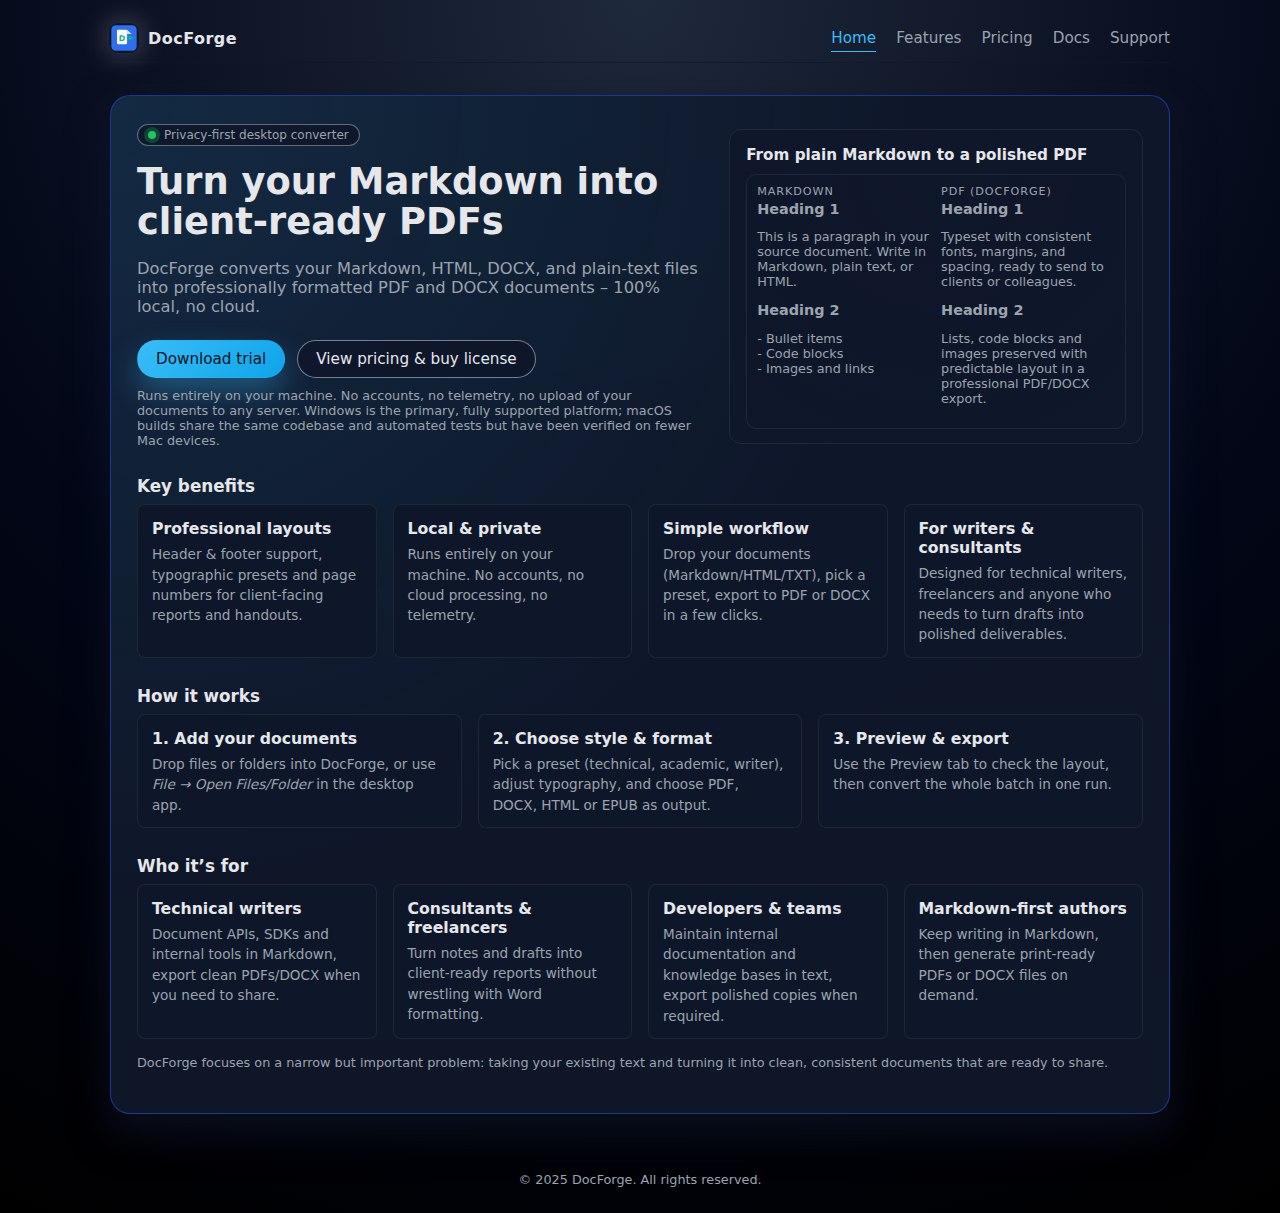
<file: index.html>
<!DOCTYPE html>
<html lang="en">
  <head>
    <meta charset="utf-8" />
    <meta name="viewport" content="width=device-width, initial-scale=1" />
    <title>DocForge – Privacy‑First Document Converter</title>
    <meta
      name="description"
      content="DocForge converts Markdown, HTML, DOCX, and text files into polished PDF and DOCX documents – locally, without cloud processing."
    />
    <link rel="stylesheet" href="styles.css" />
    <link rel="icon" type="image/svg+xml" href="docforge-icon.svg" />
  </head>
  <body>
    <div class="site-shell">
      <header>
        <div class="brand">
          <img src="docforge-icon.svg" class="brand-logo" alt="DocForge logo" />
          <div class="brand-title">DocForge</div>
        </div>
        <nav>
          <a href="index.html" class="active">Home</a>
          <a href="features.html">Features</a>
          <a href="pricing.html">Pricing</a>
          <a href="docs.html">Docs</a>
          <a href="support.html">Support</a>
        </nav>
      </header>

      <main class="main-card">
        <div class="hero-grid">
          <div>
            <div class="badge">
              <span class="badge-dot"></span>
              <span>Privacy‑first desktop converter</span>
            </div>
            <h1 class="hero-title">Turn your Markdown into client‑ready PDFs</h1>
            <p class="hero-subtitle">
              DocForge converts your Markdown, HTML, DOCX, and plain-text files
              into professionally formatted PDF and DOCX documents – 100%
              local, no cloud.
            </p>

            <div class="hero-actions">
              <a class="btn-primary" href="https://github.com/juniusgrass/docforge-website/releases/latest">Download trial</a>
              <a class="btn-secondary" href="pricing.html">View pricing &amp; buy license</a>
            </div>
            <div class="hero-meta">
              Runs entirely on your machine. No accounts, no telemetry, no
              upload of your documents to any server. Windows is the primary,
              fully supported platform; macOS builds share the same codebase
              and automated tests but have been verified on fewer Mac
              devices.
            </div>
          </div>

          <aside class="hero-aside">
            <div class="hero-aside-title">From plain Markdown to a polished PDF</div>
            <div class="comparison">
              <div class="comp-column">
                <div class="comp-label">Markdown</div>
                <h4>Heading 1</h4>
                <p>
                  This is a paragraph in your source document. Write in
                  Markdown, plain text, or HTML.
                </p>
                <h4>Heading 2</h4>
                <p>
                  - Bullet items<br />
                  - Code blocks<br />
                  - Images and links
                </p>
              </div>
              <div class="comp-column">
                <div class="comp-label">PDF (DocForge)</div>
                <h4>Heading 1</h4>
                <p>
                  Typeset with consistent fonts, margins, and spacing, ready to
                  send to clients or colleagues.
                </p>
                <h4>Heading 2</h4>
                <p>
                  Lists, code blocks and images preserved with predictable
                  layout in a professional PDF/DOCX export.
                </p>
              </div>
            </div>
          </aside>
        </div>

        <section>
          <h2 class="section-title">Key benefits</h2>
          <div class="section-grid">
            <div class="card">
              <h3>Professional layouts</h3>
              <p>
                Header &amp; footer support, typographic presets and page
                numbers for client‑facing reports and handouts.
              </p>
            </div>
            <div class="card">
              <h3>Local &amp; private</h3>
              <p>
                Runs entirely on your machine. No accounts, no cloud
                processing, no telemetry.
              </p>
            </div>
            <div class="card">
              <h3>Simple workflow</h3>
              <p>
                Drop your documents (Markdown/HTML/TXT), pick a preset, export
                to PDF or DOCX in a few clicks.
              </p>
            </div>
            <div class="card">
              <h3>For writers &amp; consultants</h3>
              <p>
                Designed for technical writers, freelancers and anyone who
                needs to turn drafts into polished deliverables.
              </p>
            </div>
          </div>
        </section>

        <section>
          <h2 class="section-title">How it works</h2>
          <div class="section-grid">
            <div class="card">
              <h3>1. Add your documents</h3>
              <p>
                Drop files or folders into DocForge, or use <em>File → Open
                Files/Folder</em> in the desktop app.
              </p>
            </div>
            <div class="card">
              <h3>2. Choose style &amp; format</h3>
              <p>
                Pick a preset (technical, academic, writer), adjust typography,
                and choose PDF, DOCX, HTML or EPUB as output.
              </p>
            </div>
            <div class="card">
              <h3>3. Preview &amp; export</h3>
              <p>
                Use the Preview tab to check the layout, then convert the whole
                batch in one run.
              </p>
            </div>
          </div>
        </section>

        <section>
          <h2 class="section-title">Who it’s for</h2>
          <div class="section-grid">
            <div class="card">
              <h3>Technical writers</h3>
              <p>
                Document APIs, SDKs and internal tools in Markdown, export clean
                PDFs/DOCX when you need to share.
              </p>
            </div>
            <div class="card">
              <h3>Consultants &amp; freelancers</h3>
              <p>
                Turn notes and drafts into client‑ready reports without
                wrestling with Word formatting.
              </p>
            </div>
            <div class="card">
              <h3>Developers &amp; teams</h3>
              <p>
                Maintain internal documentation and knowledge bases in text,
                export polished copies when required.
              </p>
            </div>
            <div class="card">
              <h3>Markdown‑first authors</h3>
              <p>
                Keep writing in Markdown, then generate print‑ready PDFs or
                DOCX files on demand.
              </p>
            </div>
          </div>
          <p class="hero-meta" style="margin-top: 16px;">
            DocForge focuses on a narrow but important problem: taking your
            existing text and turning it into clean, consistent documents that
            are ready to share.
          </p>
        </section>
      </main>
    </div>

    <footer>
      <div>© 2025 DocForge. All rights reserved.</div>
    </footer>
  </body>
</html>
</file>
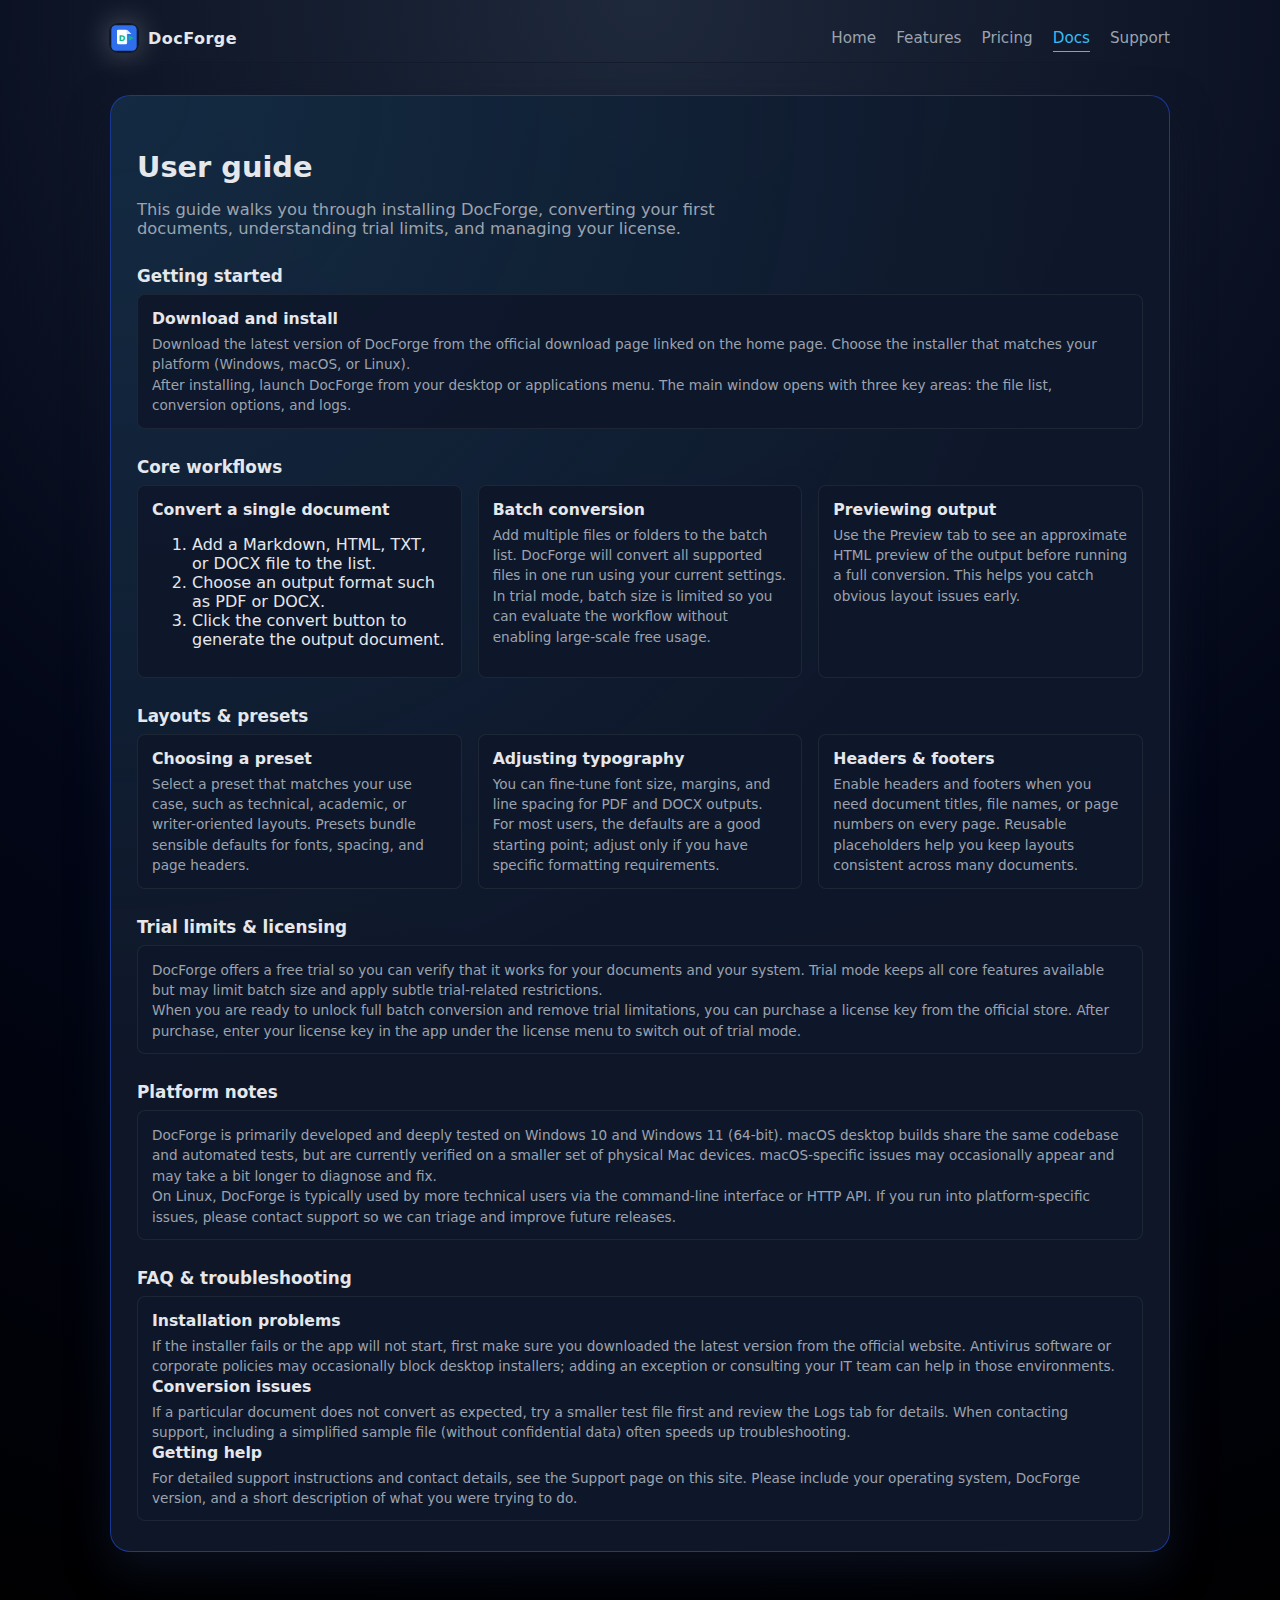
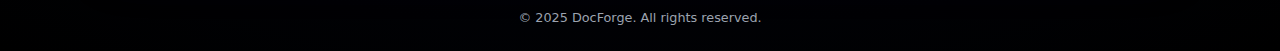
<file: docs.html>
<!DOCTYPE html>
<html lang="en">
  <head>
    <meta charset="utf-8" />
    <meta name="viewport" content="width=device-width, initial-scale=1" />
    <title>DocForge – User guide</title>
    <meta
      name="description"
      content="Step-by-step guide to installing and using DocForge, understanding trial limits, and managing your license."
    />
    <link rel="stylesheet" href="styles.css" />
    <link rel="icon" type="image/svg+xml" href="docforge-icon.svg" />
  </head>
  <body>
    <div class="site-shell">
      <header>
        <div class="brand">
          <img src="docforge-icon.svg" class="brand-logo" alt="DocForge logo" />
          <div class="brand-title">DocForge</div>
        </div>
        <nav>
          <a href="index.html">Home</a>
          <a href="features.html">Features</a>
          <a href="pricing.html">Pricing</a>
          <a href="docs.html" class="active">Docs</a>
          <a href="support.html">Support</a>
        </nav>
      </header>

      <main class="main-card">
        <section>
          <h1 class="hero-title" style="font-size: 1.8rem; margin-bottom: 8px;">User guide</h1>
          <p class="hero-subtitle" style="max-width: 40rem;">
            This guide walks you through installing DocForge, converting your first documents,
            understanding trial limits, and managing your license.
          </p>
        </section>

        <section>
          <h2 class="section-title">Getting started</h2>
          <div class="card">
            <h3>Download and install</h3>
            <p>
              Download the latest version of DocForge from the official download page linked on the
              home page. Choose the installer that matches your platform (Windows, macOS, or Linux).
            </p>
            <p>
              After installing, launch DocForge from your desktop or applications menu. The main
              window opens with three key areas: the file list, conversion options, and logs.
            </p>
          </div>
        </section>

        <section>
          <h2 class="section-title">Core workflows</h2>
          <div class="section-grid">
            <div class="card">
              <h3>Convert a single document</h3>
              <ol>
                <li>Add a Markdown, HTML, TXT, or DOCX file to the list.</li>
                <li>Choose an output format such as PDF or DOCX.</li>
                <li>Click the convert button to generate the output document.</li>
              </ol>
            </div>
            <div class="card">
              <h3>Batch conversion</h3>
              <p>
                Add multiple files or folders to the batch list. DocForge will convert all supported
                files in one run using your current settings. In trial mode, batch size is limited
                so you can evaluate the workflow without enabling large-scale free usage.
              </p>
            </div>
            <div class="card">
              <h3>Previewing output</h3>
              <p>
                Use the Preview tab to see an approximate HTML preview of the output before running
                a full conversion. This helps you catch obvious layout issues early.
              </p>
            </div>
          </div>
        </section>

        <section>
          <h2 class="section-title">Layouts &amp; presets</h2>
          <div class="section-grid">
            <div class="card">
              <h3>Choosing a preset</h3>
              <p>
                Select a preset that matches your use case, such as technical, academic, or
                writer-oriented layouts. Presets bundle sensible defaults for fonts, spacing, and
                page headers.
              </p>
            </div>
            <div class="card">
              <h3>Adjusting typography</h3>
              <p>
                You can fine-tune font size, margins, and line spacing for PDF and DOCX outputs.
                For most users, the defaults are a good starting point; adjust only if you have
                specific formatting requirements.
              </p>
            </div>
            <div class="card">
              <h3>Headers &amp; footers</h3>
              <p>
                Enable headers and footers when you need document titles, file names, or page
                numbers on every page. Reusable placeholders help you keep layouts consistent
                across many documents.
              </p>
            </div>
          </div>
        </section>

        <section>
          <h2 class="section-title">Trial limits &amp; licensing</h2>
          <div class="card">
            <p>
              DocForge offers a free trial so you can verify that it works for your documents and
              your system. Trial mode keeps all core features available but may limit batch size and
              apply subtle trial-related restrictions.
            </p>
            <p>
              When you are ready to unlock full batch conversion and remove trial limitations, you
              can purchase a license key from the official store. After purchase, enter your
              license key in the app under the license menu to switch out of trial mode.
            </p>
          </div>
        </section>

        <section>
          <h2 class="section-title">Platform notes</h2>
          <div class="card">
            <p>
              DocForge is primarily developed and deeply tested on Windows 10 and Windows 11
              (64-bit). macOS desktop builds share the same codebase and automated tests, but are
              currently verified on a smaller set of physical Mac devices. macOS-specific issues
              may occasionally appear and may take a bit longer to diagnose and fix.
            </p>
            <p>
              On Linux, DocForge is typically used by more technical users via the command-line
              interface or HTTP API. If you run into platform-specific issues, please contact
              support so we can triage and improve future releases.
            </p>
          </div>
        </section>

        <section>
          <h2 class="section-title">FAQ &amp; troubleshooting</h2>
          <div class="card">
            <h3>Installation problems</h3>
            <p>
              If the installer fails or the app will not start, first make sure you downloaded the
              latest version from the official website. Antivirus software or corporate policies may
              occasionally block desktop installers; adding an exception or consulting your IT team
              can help in those environments.
            </p>
            <h3>Conversion issues</h3>
            <p>
              If a particular document does not convert as expected, try a smaller test file first
              and review the Logs tab for details. When contacting support, including a simplified
              sample file (without confidential data) often speeds up troubleshooting.
            </p>
            <h3>Getting help</h3>
            <p>
              For detailed support instructions and contact details, see the Support page on this
              site. Please include your operating system, DocForge version, and a short description
              of what you were trying to do.
            </p>
          </div>
        </section>
      </main>
    </div>

    <footer>
      <div>© 2025 DocForge. All rights reserved.</div>
    </footer>
  </body>
</html>
</file>
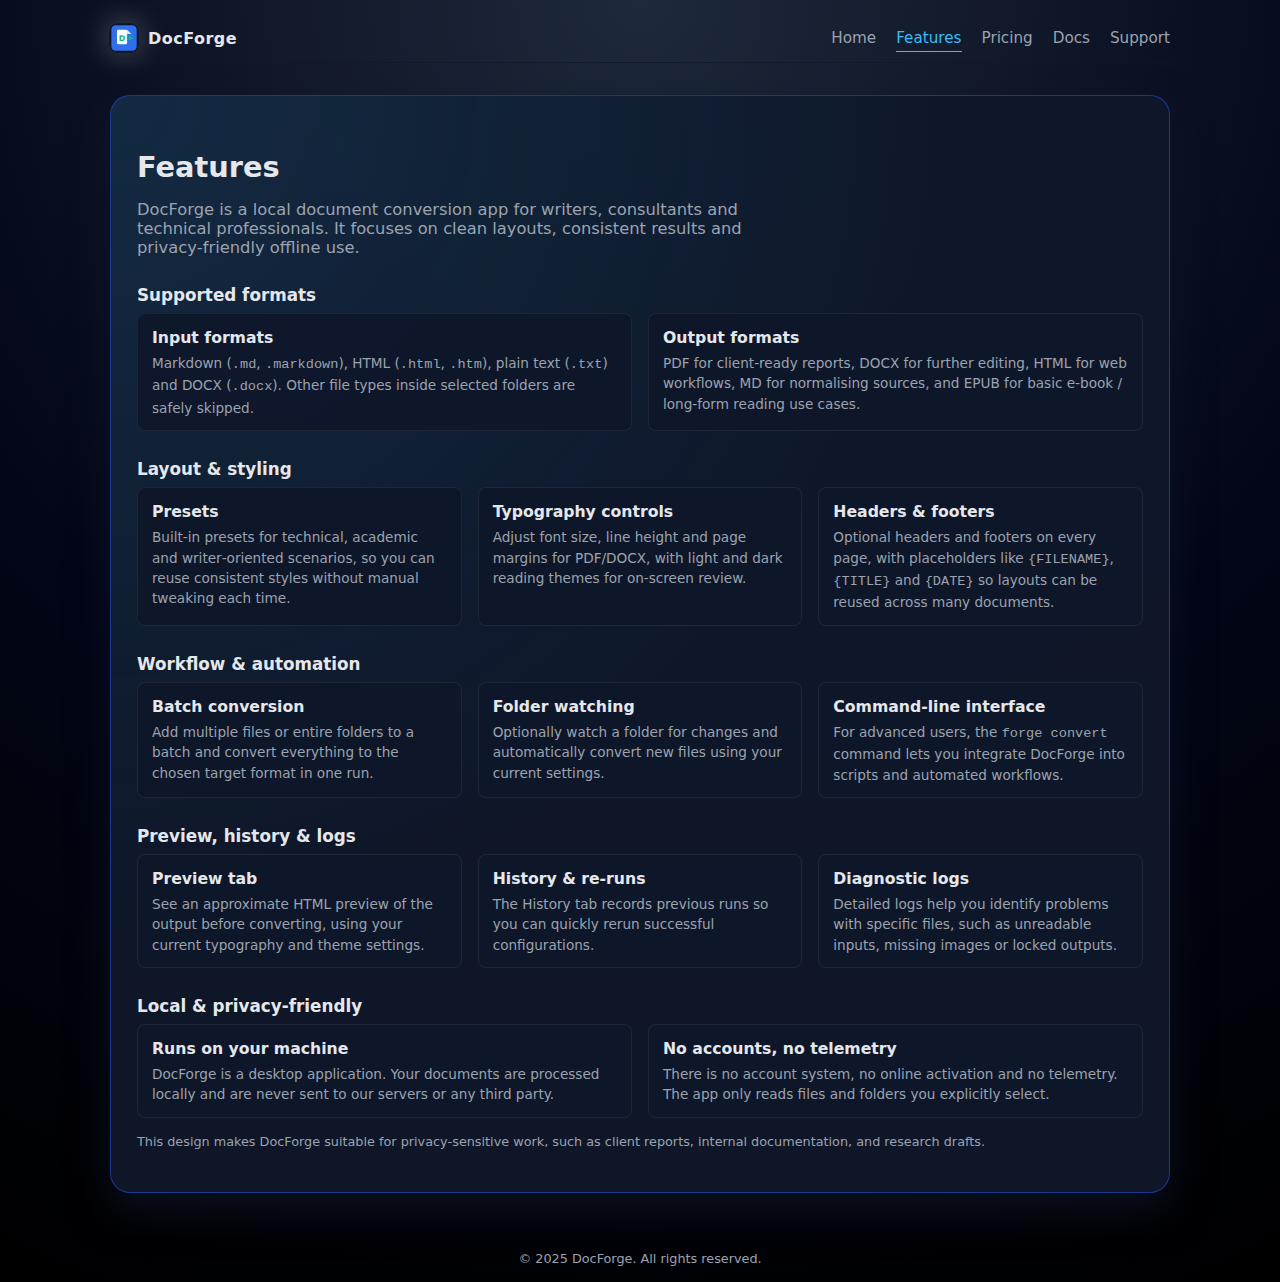
<file: features.html>
<!DOCTYPE html>
<html lang="en">
  <head>
    <meta charset="utf-8" />
    <meta name="viewport" content="width=device-width, initial-scale=1" />
    <title>DocForge – Features</title>
    <meta
      name="description"
      content="Detailed overview of DocForge’s supported formats, layout options, batch conversion and privacy‑friendly design."
    />
    <link rel="stylesheet" href="styles.css" />
    <link rel="icon" type="image/svg+xml" href="docforge-icon.svg" />
  </head>
  <body>
    <div class="site-shell">
      <header>
        <div class="brand">
          <img src="docforge-icon.svg" class="brand-logo" alt="DocForge logo" />
          <div class="brand-title">DocForge</div>
        </div>
        <nav>
          <a href="index.html">Home</a>
          <a href="features.html" class="active">Features</a>
          <a href="pricing.html">Pricing</a>
          <a href="docs.html">Docs</a>
          <a href="support.html">Support</a>
        </nav>
      </header>

      <main class="main-card">
        <section>
          <h1 class="hero-title" style="font-size: 1.8rem; margin-bottom: 8px;">Features</h1>
          <p class="hero-subtitle" style="max-width: 40rem;">
            DocForge is a local document conversion app for writers,
            consultants and technical professionals. It focuses on clean layouts,
            consistent results and privacy‑friendly offline use.
          </p>
        </section>

        <section>
          <h2 class="section-title">Supported formats</h2>
          <div class="section-grid">
            <div class="card">
              <h3>Input formats</h3>
              <p>
                Markdown (<code>.md</code>, <code>.markdown</code>), HTML
                (<code>.html</code>, <code>.htm</code>), plain text
                (<code>.txt</code>) and DOCX (<code>.docx</code>). Other file
                types inside selected folders are safely skipped.
              </p>
            </div>
            <div class="card">
              <h3>Output formats</h3>
              <p>
                PDF for client‑ready reports, DOCX for further editing, HTML for
                web workflows, MD for normalising sources, and EPUB for basic
                e‑book / long‑form reading use cases.
              </p>
            </div>
          </div>
        </section>

        <section>
          <h2 class="section-title">Layout &amp; styling</h2>
          <div class="section-grid">
            <div class="card">
              <h3>Presets</h3>
              <p>
                Built‑in presets for technical, academic and writer‑oriented
                scenarios, so you can reuse consistent styles without manual
                tweaking each time.
              </p>
            </div>
            <div class="card">
              <h3>Typography controls</h3>
              <p>
                Adjust font size, line height and page margins for PDF/DOCX,
                with light and dark reading themes for on‑screen review.
              </p>
            </div>
            <div class="card">
              <h3>Headers &amp; footers</h3>
              <p>
                Optional headers and footers on every page, with placeholders
                like <code>{FILENAME}</code>, <code>{TITLE}</code> and
                <code>{DATE}</code> so layouts can be reused across many
                documents.
              </p>
            </div>
          </div>
        </section>

        <section>
          <h2 class="section-title">Workflow &amp; automation</h2>
          <div class="section-grid">
            <div class="card">
              <h3>Batch conversion</h3>
              <p>
                Add multiple files or entire folders to a batch and convert
                everything to the chosen target format in one run.
              </p>
            </div>
            <div class="card">
              <h3>Folder watching</h3>
              <p>
                Optionally watch a folder for changes and automatically convert
                new files using your current settings.
              </p>
            </div>
            <div class="card">
              <h3>Command‑line interface</h3>
              <p>
                For advanced users, the <code>forge convert</code> command lets
                you integrate DocForge into scripts and automated workflows.
              </p>
            </div>
          </div>
        </section>

        <section>
          <h2 class="section-title">Preview, history &amp; logs</h2>
          <div class="section-grid">
            <div class="card">
              <h3>Preview tab</h3>
              <p>
                See an approximate HTML preview of the output before converting,
                using your current typography and theme settings.
              </p>
            </div>
            <div class="card">
              <h3>History &amp; re‑runs</h3>
              <p>
                The History tab records previous runs so you can quickly rerun
                successful configurations.
              </p>
            </div>
            <div class="card">
              <h3>Diagnostic logs</h3>
              <p>
                Detailed logs help you identify problems with specific files,
                such as unreadable inputs, missing images or locked outputs.
              </p>
            </div>
          </div>
        </section>

        <section>
          <h2 class="section-title">Local &amp; privacy‑friendly</h2>
          <div class="section-grid">
            <div class="card">
              <h3>Runs on your machine</h3>
              <p>
                DocForge is a desktop application. Your documents are processed
                locally and are never sent to our servers or any third party.
              </p>
            </div>
            <div class="card">
              <h3>No accounts, no telemetry</h3>
              <p>
                There is no account system, no online activation and no
                telemetry. The app only reads files and folders you explicitly
                select.
              </p>
            </div>
          </div>
          <p class="hero-meta" style="margin-top: 16px;">
            This design makes DocForge suitable for privacy‑sensitive work,
            such as client reports, internal documentation, and research
            drafts.
          </p>
        </section>
      </main>
    </div>

    <footer>
      <div>© 2025 DocForge. All rights reserved.</div>
    </footer>
  </body>
</html>
</file>
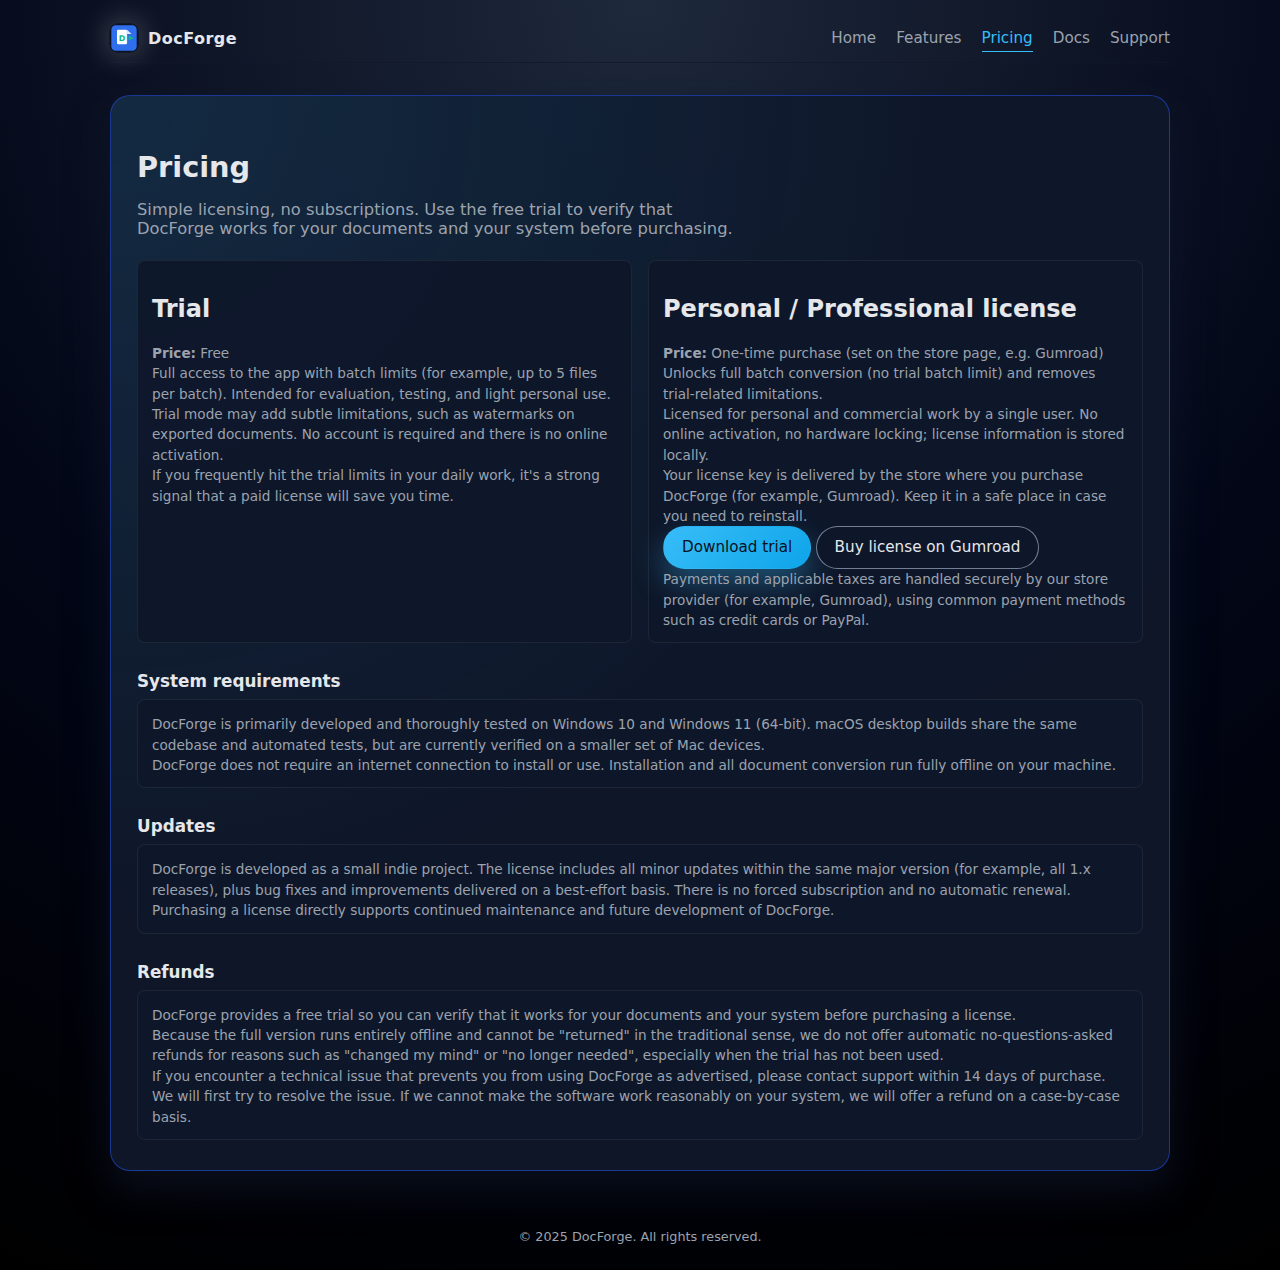
<file: pricing.html>
<!DOCTYPE html>
<html lang="en">
  <head>
    <meta charset="utf-8" />
    <meta name="viewport" content="width=device-width, initial-scale=1" />
    <title>DocForge – Pricing</title>
    <meta
      name="description"
      content="Simple one‑time licensing with a free trial, no subscriptions and a clear refund policy."
    />
    <link rel="stylesheet" href="styles.css" />
    <link rel="icon" type="image/svg+xml" href="docforge-icon.svg" />
  </head>
  <body>
    <div class="site-shell">
      <header>
        <div class="brand">
          <img src="docforge-icon.svg" class="brand-logo" alt="DocForge logo" />
          <div class="brand-title">DocForge</div>
        </div>
        <nav>
          <a href="index.html">Home</a>
          <a href="features.html">Features</a>
          <a href="pricing.html" class="active">Pricing</a>
          <a href="docs.html">Docs</a>
          <a href="support.html">Support</a>
        </nav>
      </header>

      <main class="main-card">
        <section>
          <h1 class="hero-title" style="font-size: 1.8rem; margin-bottom: 8px;">Pricing</h1>
          <p class="hero-subtitle" style="max-width: 38rem;">
            Simple licensing, no subscriptions. Use the free trial to verify
            that DocForge works for your documents and your system before
            purchasing.
          </p>
        </section>

        <section class="section-grid" style="margin-top: 22px;">
          <div class="card">
            <h2>Trial</h2>
            <p><strong>Price:</strong> Free</p>
            <p>
              Full access to the app with batch limits (for example, up to 5
              files per batch). Intended for evaluation, testing, and light
              personal use.
            </p>
            <p>
              Trial mode may add subtle limitations, such as watermarks on
              exported documents. No account is required and there is no
              online activation.
            </p>
            <p>
              If you frequently hit the trial limits in your daily work, it's a
              strong signal that a paid license will save you time.
            </p>
          </div>

          <div class="card">
            <h2>Personal / Professional license</h2>
            <p><strong>Price:</strong> One‑time purchase (set on the store page, e.g. Gumroad)</p>
            <p>
              Unlocks full batch conversion (no trial batch limit) and removes
              trial‑related limitations.
            </p>
            <p>
              Licensed for personal and commercial work by a single user. No
              online activation, no hardware locking; license information is
              stored locally.
            </p>
            <p>
              Your license key is delivered by the store where you purchase
              DocForge (for example, Gumroad). Keep it in a safe place in case
              you need to reinstall.
            </p>
            <p>
              <a class="btn-primary" href="https://github.com/juniusgrass/docforge-website/releases/latest">Download trial</a>
              <a class="btn-secondary" href="https://juniusgrass.gumroad.com/l/docforge">Buy license on Gumroad</a>
            </p>
            <p>
              Payments and applicable taxes are handled securely by our store
              provider (for example, Gumroad), using common payment methods
              such as credit cards or PayPal.
            </p>
          </div>
        </section>
        <section>
          <h2 class="section-title">System requirements</h2>
          <div class="card">
            <p>
              DocForge is primarily developed and thoroughly tested on Windows
              10 and Windows 11 (64‑bit). macOS desktop builds share the same
              codebase and automated tests, but are currently verified on a
              smaller set of Mac devices.
            </p>
            <p>
              DocForge does not require an internet connection to install or
              use. Installation and all document conversion run fully offline
              on your machine.
            </p>
          </div>
        </section>

        <section>
          <h2 class="section-title">Updates</h2>
          <div class="card">
            <p>
              DocForge is developed as a small indie project. The license
              includes all minor updates within the same major version (for
              example, all 1.x releases), plus bug fixes and improvements
              delivered on a best‑effort basis. There is no forced subscription
              and no automatic renewal.
            </p>
            <p>
              Purchasing a license directly supports continued maintenance and
              future development of DocForge.
            </p>
          </div>
        </section>

        <section>
          <h2 class="section-title">Refunds</h2>
          <div class="card">
            <p>
              DocForge provides a free trial so you can verify that it works for
              your documents and your system before purchasing a license.
            </p>
            <p>
              Because the full version runs entirely offline and cannot be
              "returned" in the traditional sense, we do not offer automatic
              no‑questions‑asked refunds for reasons such as "changed my mind"
              or "no longer needed", especially when the trial has not been
              used.
            </p>
            <p>
              If you encounter a technical issue that prevents you from using
              DocForge as advertised, please contact support within 14 days of
              purchase. We will first try to resolve the issue. If we cannot
              make the software work reasonably on your system, we will offer a
              refund on a case‑by‑case basis.
            </p>
          </div>
        </section>
      </main>
    </div>

    <footer>
      <div>© 2025 DocForge. All rights reserved.</div>
    </footer>
  </body>
</html>
</file>
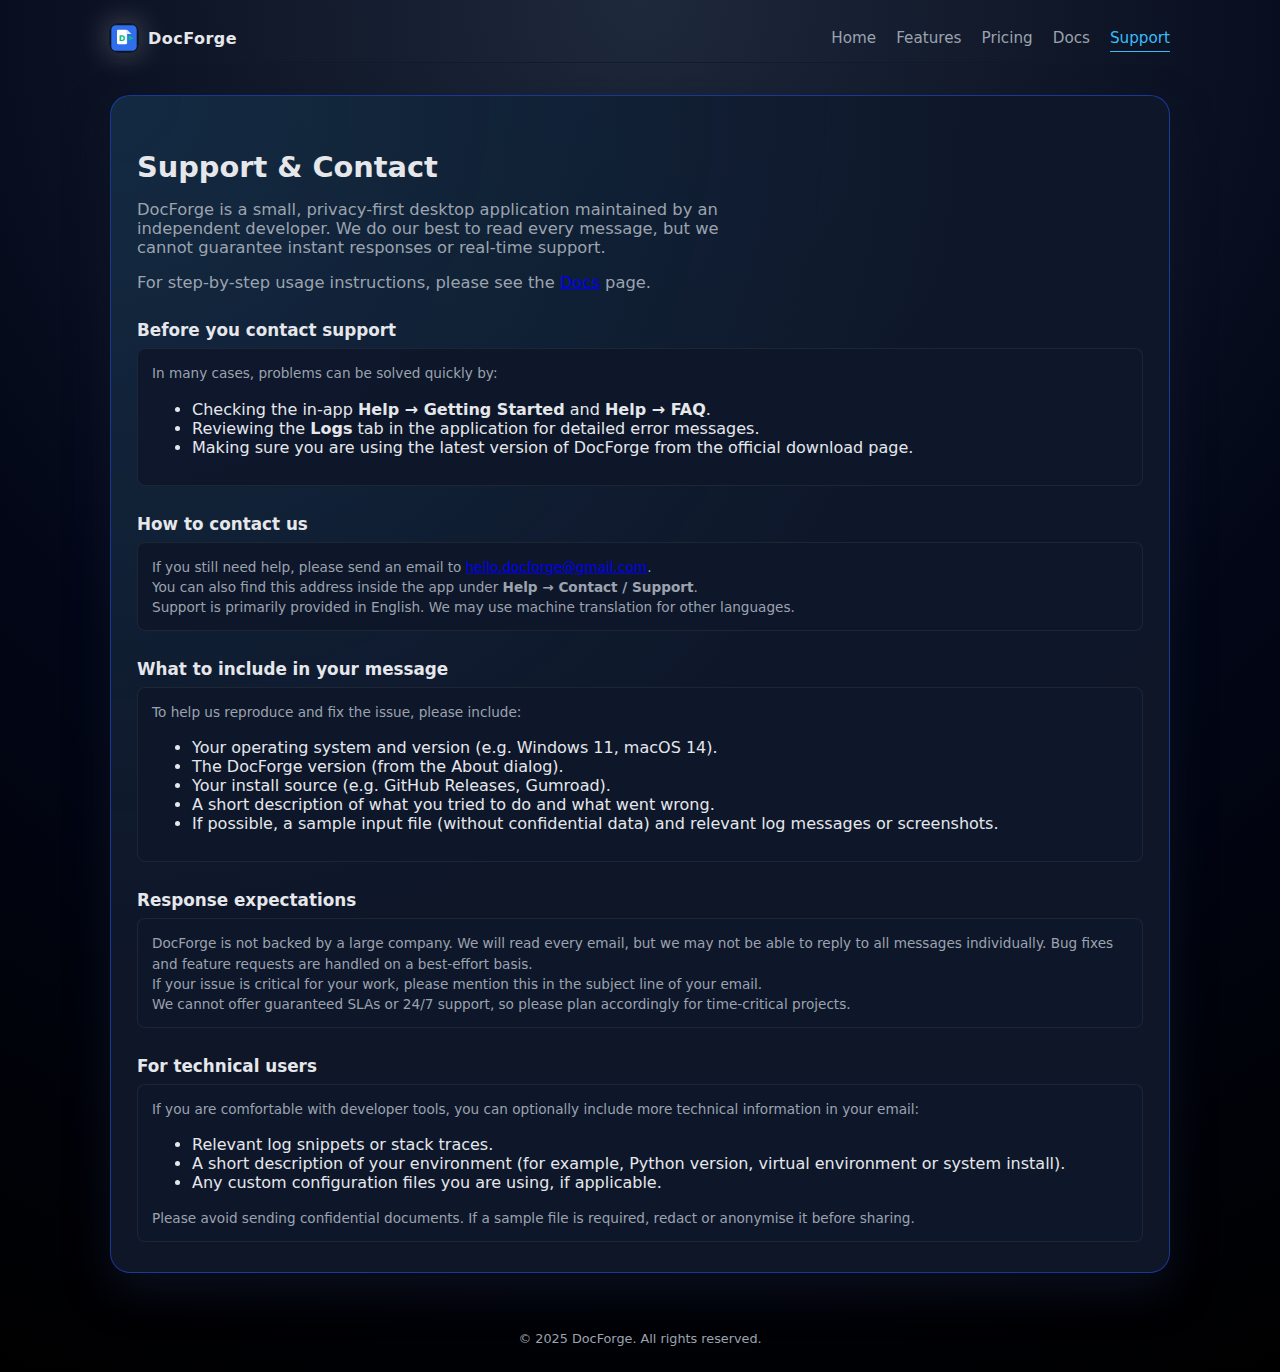
<file: support.html>
<!DOCTYPE html>
<html lang="en">
  <head>
    <meta charset="utf-8" />
    <meta name="viewport" content="width=device-width, initial-scale=1" />
    <title>DocForge – Support &amp; Contact</title>
    <meta
      name="description"
      content="How to contact DocForge support, what information to include in your message, and what to expect."
    />
    <link rel="stylesheet" href="styles.css" />
    <link rel="icon" type="image/svg+xml" href="docforge-icon.svg" />
  </head>
  <body>
    <div class="site-shell">
      <header>
        <div class="brand">
          <img src="docforge-icon.svg" class="brand-logo" alt="DocForge logo" />
          <div class="brand-title">DocForge</div>
        </div>
        <nav>
          <a href="index.html">Home</a>
          <a href="features.html">Features</a>
          <a href="pricing.html">Pricing</a>
          <a href="docs.html">Docs</a>
          <a href="support.html" class="active">Support</a>
        </nav>
      </header>

      <main class="main-card">
        <section>
          <h1 class="hero-title" style="font-size: 1.8rem; margin-bottom: 8px;">
            Support &amp; Contact
          </h1>
          <p class="hero-subtitle" style="max-width: 40rem;">
            DocForge is a small, privacy‑first desktop application maintained by
            an independent developer. We do our best to read every message, but
            we cannot guarantee instant responses or real‑time support.
          </p>
          <p class="hero-subtitle" style="max-width: 40rem; margin-top: 8px;">
            For step‑by‑step usage instructions, please see the <a href="docs.html">Docs</a>
            page.
          </p>
        </section>

        <section>
          <h2 class="section-title">Before you contact support</h2>
          <div class="card">
            <p>
              In many cases, problems can be solved quickly by:
            </p>
            <ul>
              <li>Checking the in‑app <strong>Help → Getting Started</strong> and <strong>Help → FAQ</strong>.</li>
              <li>Reviewing the <strong>Logs</strong> tab in the application for detailed error messages.</li>
              <li>Making sure you are using the latest version of DocForge from the official download page.</li>
            </ul>
          </div>
        </section>

        <section>
          <h2 class="section-title">How to contact us</h2>
          <div class="card">
            <p>
              If you still need help, please send an email to
              <a href="mailto:hello.docforge@gmail.com">hello.docforge@gmail.com</a>.
            </p>
            <p>
              You can also find this address inside the app under
              <strong>Help → Contact / Support</strong>.
            </p>
            <p>
              Support is primarily provided in English. We may use machine
              translation for other languages.
            </p>
          </div>
        </section>

        <section>
          <h2 class="section-title">What to include in your message</h2>
          <div class="card">
            <p>To help us reproduce and fix the issue, please include:</p>
            <ul>
              <li>Your operating system and version (e.g. Windows 11, macOS 14).</li>
              <li>The DocForge version (from the About dialog).</li>
              <li>Your install source (e.g. GitHub Releases, Gumroad).</li>
              <li>A short description of what you tried to do and what went wrong.</li>
              <li>
                If possible, a sample input file (without confidential data) and
                relevant log messages or screenshots.
              </li>
            </ul>
          </div>
        </section>

        <section>
          <h2 class="section-title">Response expectations</h2>
          <div class="card">
            <p>
              DocForge is not backed by a large company. We will read every
              email, but we may not be able to reply to all messages
              individually. Bug fixes and feature requests are handled on a
              best‑effort basis.
            </p>
            <p>
              If your issue is critical for your work, please mention this in
              the subject line of your email.
            </p>
            <p>
              We cannot offer guaranteed SLAs or 24/7 support, so please plan
              accordingly for time‑critical projects.
            </p>
          </div>
        </section>
        <section>
          <h2 class="section-title">For technical users</h2>
          <div class="card">
            <p>
              If you are comfortable with developer tools, you can optionally
              include more technical information in your email:
            </p>
            <ul>
              <li>Relevant log snippets or stack traces.</li>
              <li>
                A short description of your environment (for example, Python
                version, virtual environment or system install).
              </li>
              <li>Any custom configuration files you are using, if applicable.</li>
            </ul>
            <p>
              Please avoid sending confidential documents. If a sample file is
              required, redact or anonymise it before sharing.
            </p>
          </div>
        </section>
      </main>
    </div>

    <footer>
      <div>© 2025 DocForge. All rights reserved.</div>
    </footer>
  </body>
</html>
</file>
<file: styles.css>
/* DocForge website base styles */

:root {
  --bg: #0f172a;
  --bg-elevated: #020617;
  --accent: #38bdf8;
  --accent-soft: rgba(56, 189, 248, 0.15);
  --text: #e5e7eb;
  --text-muted: #9ca3af;
  --border-subtle: #1f2937;
  --radius-lg: 12px;
  --radius-md: 8px;
  --shadow-soft: 0 18px 40px rgba(15, 23, 42, 0.65);
}

* {
  box-sizing: border-box;
}

html,
body {
  margin: 0;
  padding: 0;
  background: radial-gradient(circle at top, #1e293b 0, #020617 55%, #000 100%);
  color: var(--text);
  font-family: system-ui, -apple-system, BlinkMacSystemFont, "Segoe UI", sans-serif;
}

body {
  min-height: 100vh;
  display: flex;
  flex-direction: column;
}

.site-shell {
  max-width: 1100px;
  margin: 0 auto;
  padding: 24px 20px 40px;
}

header {
  display: flex;
  align-items: center;
  justify-content: space-between;
  margin-bottom: 32px;
  padding-bottom: 10px;
  border-bottom: 1px solid rgba(15, 23, 42, 0.7);
}

.brand {
  display: flex;
  align-items: center;
  gap: 10px;
}

.brand-logo {
  width: 28px;
  height: 28px;
  border-radius: 8px;
  box-shadow: 0 0 0 1px rgba(15, 23, 42, 0.9), 0 0 30px rgba(248, 250, 252, 0.35);
}

.brand-title {
  font-weight: 650;
  letter-spacing: 0.03em;
}

nav {
  display: flex;
  gap: 20px;
  font-size: 0.95rem;
}

nav a {
  color: var(--text-muted);
  text-decoration: none;
  padding: 4px 0;
  border-bottom: 1px solid transparent;
}

nav a:hover {
  color: var(--text);
  border-bottom-color: rgba(148, 163, 184, 0.7);
}

nav a.active {
  color: var(--accent);
  border-bottom-color: var(--accent);
}

.main-card {
  background: radial-gradient(circle at top left, rgba(56, 189, 248, 0.12), transparent 55%),
    rgba(15, 23, 42, 0.96);
  border-radius: 20px;
  border: 1px solid rgba(30, 64, 175, 0.8);
  box-shadow: var(--shadow-soft);
  padding: 28px 26px 30px;
}

.hero-grid {
  display: grid;
  grid-template-columns: minmax(0, 3fr) minmax(0, 2.2fr);
  gap: 28px;
  align-items: center;
}

.badge {
  display: inline-flex;
  align-items: center;
  gap: 8px;
  padding: 3px 10px;
  border-radius: 999px;
  background: rgba(15, 23, 42, 0.9);
  border: 1px solid rgba(148, 163, 184, 0.6);
  font-size: 0.75rem;
  color: var(--text-muted);
}

.badge-dot {
  width: 8px;
  height: 8px;
  border-radius: 999px;
  background: #22c55e;
  box-shadow: 0 0 0 4px rgba(34, 197, 94, 0.25);
}

.hero-title {
  font-size: 2.3rem;
  line-height: 1.1;
  margin: 16px 0 10px;
}

.hero-subtitle {
  font-size: 1.02rem;
  color: var(--text-muted);
  max-width: 36rem;
}

.hero-actions {
  display: flex;
  flex-wrap: wrap;
  gap: 12px;
  margin: 24px 0 10px;
}

.btn-primary,
.btn-secondary {
  border-radius: 999px;
  padding: 9px 18px;
  font-size: 0.95rem;
  border: 1px solid transparent;
  cursor: pointer;
  display: inline-flex;
  align-items: center;
  gap: 8px;
  text-decoration: none;
}

.btn-primary {
  background: linear-gradient(135deg, #38bdf8, #0ea5e9);
  color: #0b1120;
  box-shadow: 0 14px 30px rgba(56, 189, 248, 0.35);
}

.btn-primary:hover {
  background: linear-gradient(135deg, #0ea5e9, #38bdf8);
}

.btn-secondary {
  background: rgba(15, 23, 42, 0.95);
  border-color: rgba(148, 163, 184, 0.75);
  color: var(--text);
}

.hero-meta {
  font-size: 0.8rem;
  color: var(--text-muted);
  margin-top: 4px;
}

.hero-aside {
  border-radius: var(--radius-lg);
  background: linear-gradient(135deg, rgba(15, 23, 42, 0.95), rgba(15, 23, 42, 0.9));
  border: 1px solid var(--border-subtle);
  padding: 16px 16px 14px;
}

.hero-aside-title {
  font-size: 0.95rem;
  font-weight: 600;
  margin-bottom: 6px;
}

.comparison {
  display: grid;
  grid-template-columns: repeat(2, minmax(0, 1fr));
  gap: 10px;
  margin-top: 10px;
  border-radius: 10px;
  background: radial-gradient(circle at top, rgba(15, 23, 42, 0.9), rgba(15, 23, 42, 0.98));
  border: 1px solid rgba(31, 41, 55, 0.9);
  padding: 10px 10px 9px;
}

.comp-column h4 {
  margin: 0 0 4px;
  font-size: 0.9rem;
}

.comp-column {
  font-size: 0.8rem;
  color: var(--text-muted);
}

.comp-label {
  font-size: 0.7rem;
  text-transform: uppercase;
  letter-spacing: 0.08em;
  color: var(--text-muted);
  margin-bottom: 3px;
}

section {
  margin-top: 28px;
}

.section-title {
  font-size: 1.05rem;
  font-weight: 600;
  margin-bottom: 8px;
}

.section-grid {
  display: grid;
  grid-template-columns: repeat(auto-fit, minmax(230px, 1fr));
  gap: 16px;
}

.card {
  border-radius: var(--radius-md);
  background: rgba(15, 23, 42, 0.95);
  border: 1px solid rgba(31, 41, 55, 0.85);
  padding: 14px 14px 12px;
}

.card h3 {
  margin: 0 0 6px;
  font-size: 0.98rem;
}

.card p {
  margin: 0;
  font-size: 0.85rem;
  color: var(--text-muted);
  line-height: 1.5;
}

footer {
  margin-top: auto;
  padding: 18px 20px 26px;
  font-size: 0.8rem;
  color: var(--text-muted);
  text-align: center;
}

footer a {
  color: var(--text-muted);
}

@media (max-width: 800px) {
  .hero-grid {
    grid-template-columns: minmax(0, 1fr);
  }

  header {
    flex-direction: column;
    align-items: flex-start;
    gap: 10px;
  }

  nav {
    flex-wrap: wrap;
  }
}
</file>
